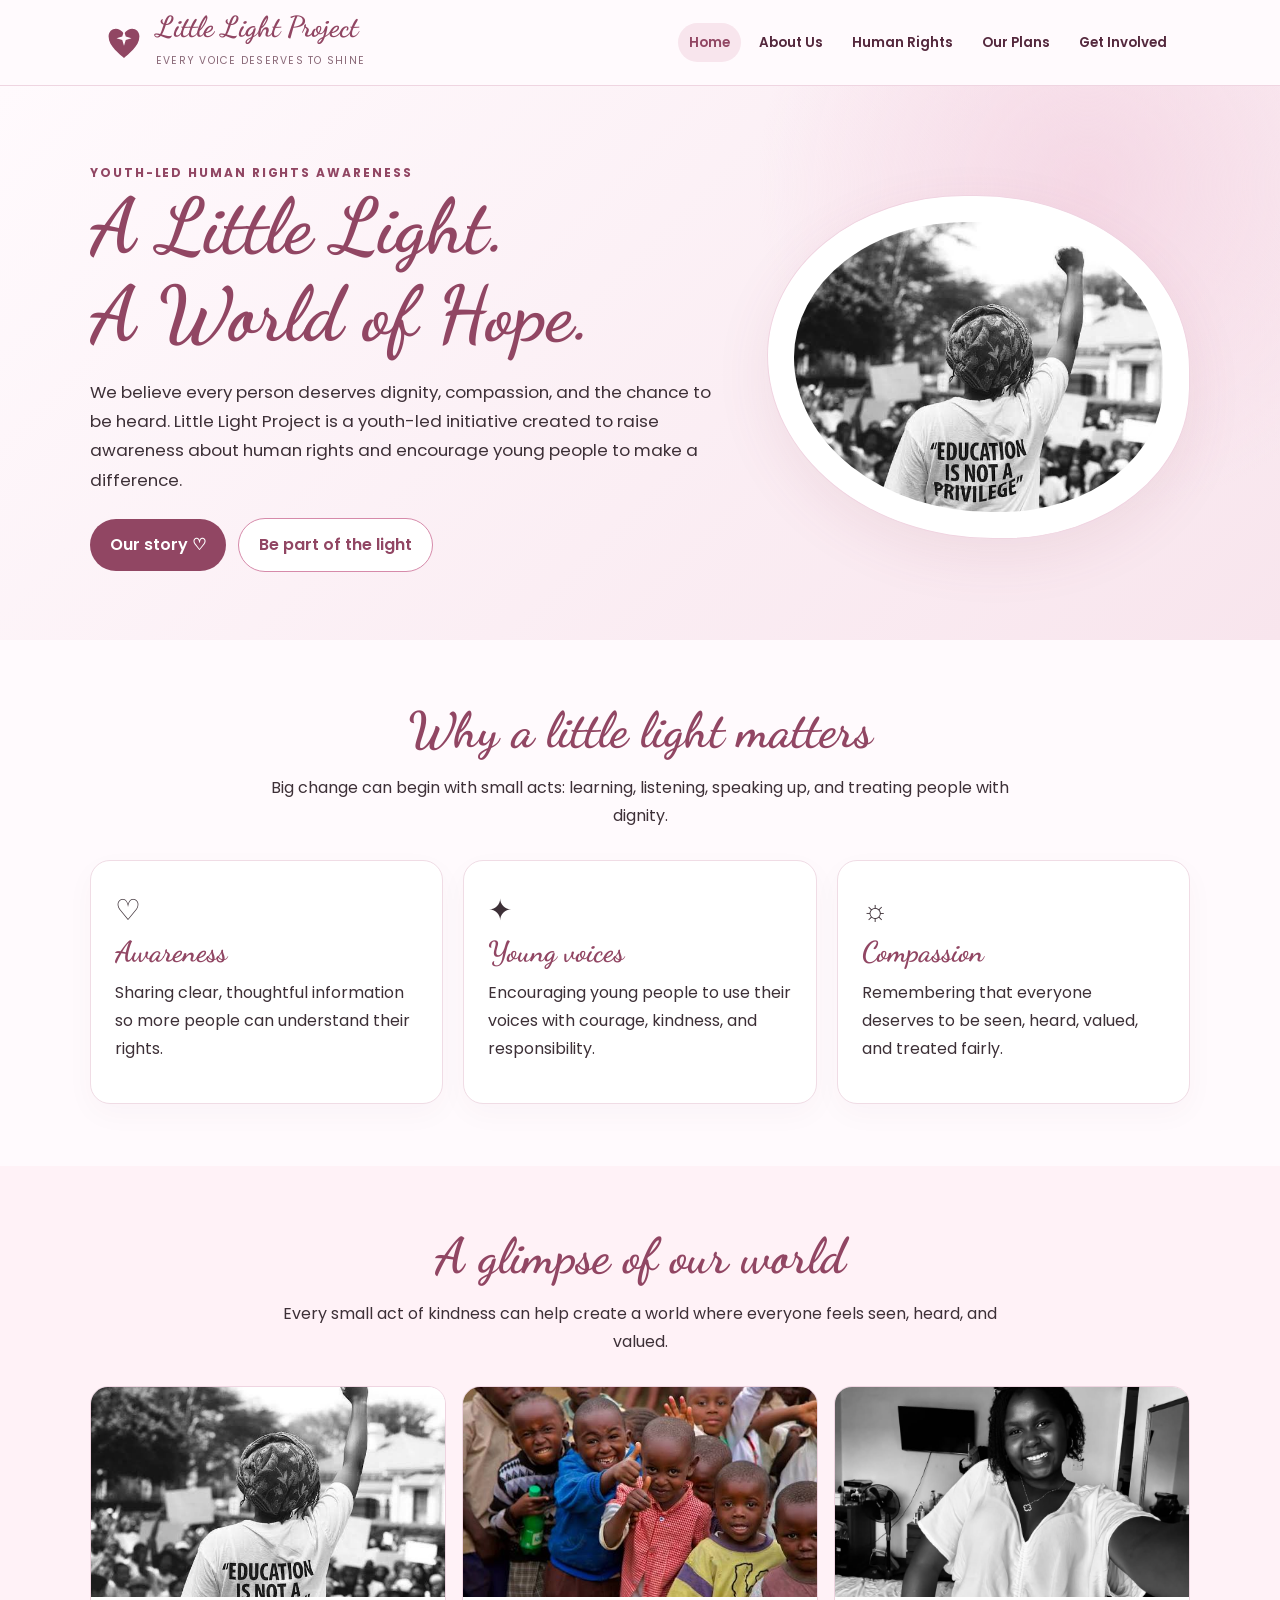
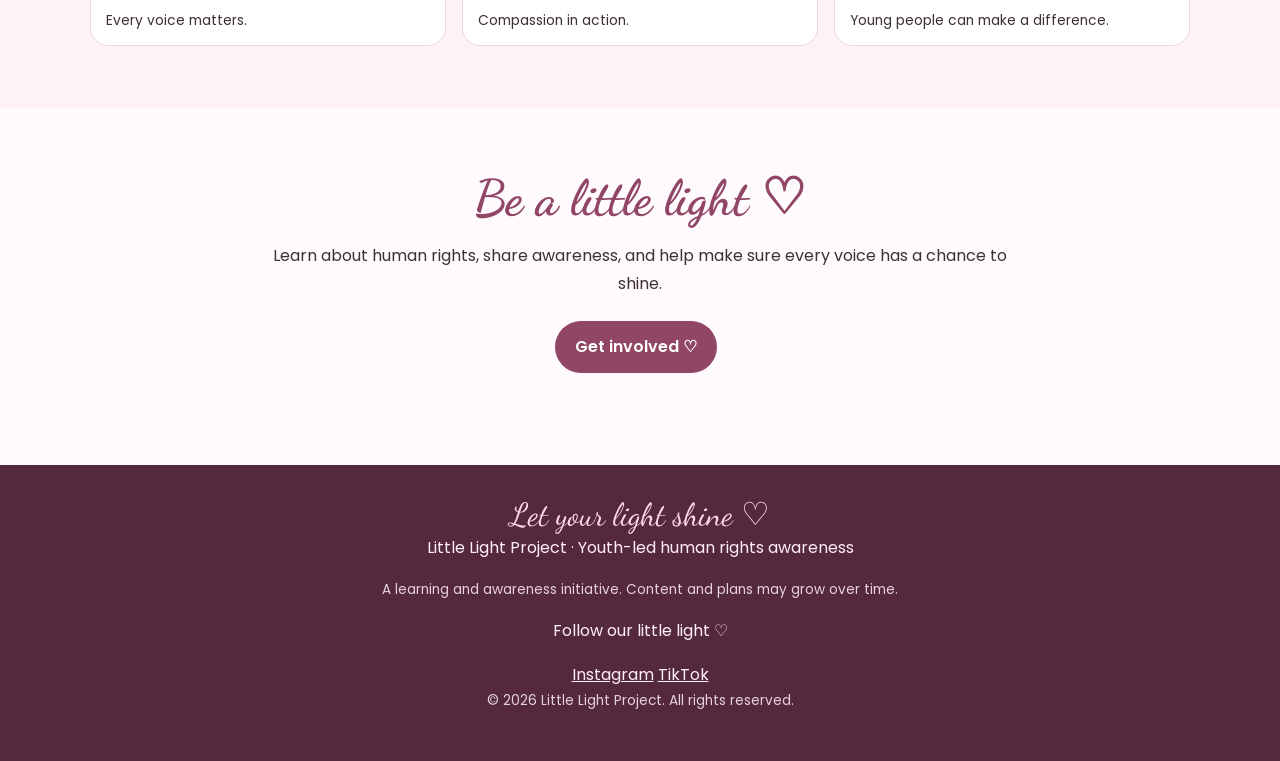
<file: index.html>
<!DOCTYPE html>
<html lang="en">
<head>
  <meta charset="UTF-8">
  <meta name="viewport" content="width=device-width, initial-scale=1">

  <title>Little Light Project</title>
  <meta name="description" content="Little Light Project is a youth-led human rights awareness initiative. Every voice deserves to shine.">

  <link rel="stylesheet" href="./styles.css">
  <link rel="icon" href="./logo.svg" type="image/svg+xml">
</head>

<body class="home-page">

  <header class="site-header">
    <div class="nav-wrap">

      <a class="brand" href="./index.html" aria-label="Little Light Project home">
        <svg viewBox="0 0 100 100" aria-hidden="true">
          <path d="M50 84C42 76 15 58 15 35 15 17 37 10 50 29 63 10 85 17 85 35 85 58 58 76 50 84Z" fill="#914663"/>
          <path d="M50 22l4 13 13 4-13 4-4 13-4-13-13-4 13-4z" fill="#fffafd"/>
        </svg>

        <span>
          <span class="brand-name">Little Light Project</span>
          <br>
          <span class="brand-tag">Every voice deserves to shine</span>
        </span>
      </a>

      <nav aria-label="Main navigation">
        <a class="active" href="./index.html">Home</a>
        <a href="./about.html">About Us</a>
        <a href="./human-rights.html">Human Rights</a>
        <a href="./plans.html">Our Plans</a>
        <a href="./get-involved.html">Get Involved</a>
      </nav>

    </div>
  </header>

  <main>

    <!-- HOMEPAGE HERO -->
    <section class="hero">
      <div class="container hero-grid">

        <div>
          <div class="eyebrow">Youth-led human rights awareness</div>

          <h1>A Little Light.<br>A World of Hope.</h1>

          <p>
            We believe every person deserves dignity, compassion,
            and the chance to be heard. Little Light Project is a
            youth-led initiative created to raise awareness about
            human rights and encourage young people to make a difference.
          </p>

          <a class="button" href="./about.html">Our story ♡</a>
          <a class="button secondary" href="./get-involved.html">
            Be part of the light
          </a>
        </div>

        <div class="hero-art">
          <img
            src="./community8.JPG"
            alt="Community members coming together"
            onerror="this.style.display='none'"
          >
        </div>

      </div>
    </section>

    <!-- OUR VALUES -->
    <section class="section">
      <div class="container">

        <div class="section-head">
          <h2 class="script">Why a little light matters</h2>
          <p>
            Big change can begin with small acts: learning, listening,
            speaking up, and treating people with dignity.
          </p>
        </div>

        <div class="cards">

          <article class="card">
            <div class="emoji">♡</div>
            <h3>Awareness</h3>
            <p>
              Sharing clear, thoughtful information so more people
              can understand their rights.
            </p>
          </article>

          <article class="card">
            <div class="emoji">✦</div>
            <h3>Young voices</h3>
            <p>
              Encouraging young people to use their voices with
              courage, kindness, and responsibility.
            </p>
          </article>

          <article class="card">
            <div class="emoji">☼</div>
            <h3>Compassion</h3>
            <p>
              Remembering that everyone deserves to be seen,
              heard, valued, and treated fairly.
            </p>
          </article>

        </div>
      </div>
    </section>

    <!-- COMMUNITY GALLERY -->
    <section class="section soft">
      <div class="container">

        <div class="section-head">
          <h2 class="script">A glimpse of our world</h2>
          <p>
            Every small act of kindness can help create a world
            where everyone feels seen, heard, and valued.
          </p>
        </div>

        <div class="gallery">

          <figure>
            <img
              src="./community8.JPG"
              alt="Community and awareness"
              onerror="this.style.display='none'"
            >
            <figcaption>Every voice matters.</figcaption>
          </figure>

          <figure>
            <img
              src="./kids.jpeg"
              alt="Children and community"
              onerror="this.style.display='none'"
            >
            <figcaption>Compassion in action.</figcaption>
          </figure>

          <figure>
            <img
              src="./Director.JPG"
              alt="Little Light Project director"
              onerror="this.style.display='none'"
            >
            <figcaption>Young people can make a difference.</figcaption>
          </figure>

        </div>
      </div>
    </section>

    <!-- CALL TO ACTION -->
    <section class="section">
      <div class="container section-head">
        <h2 class="script">Be a little light ♡</h2>
        <p>
          Learn about human rights, share awareness, and help
          make sure every voice has a chance to shine.
        </p>
        <a class="button" href="./get-involved.html">Get involved ♡</a>
      </div>
    </section>

  </main>

  <footer class="site-footer">
    <div class="container">

      <div class="script">Let your light shine ♡</div>

      <p>Little Light Project · Youth-led human rights awareness</p>

      <p class="small">
        A learning and awareness initiative. Content and plans may grow over time.
      </p>

      <div class="social-links">
        <p>Follow our little light ♡</p>

        <a
          href="https://www.instagram.com/Little.Light._Project/"
          target="_blank"
          rel="noopener noreferrer"
        >Instagram</a>

        <a
          href="https://www.tiktok.com/@little.light.project"
          target="_blank"
          rel="noopener noreferrer"
        >TikTok</a>
      </div>

      <p class="small">
        © 2026 Little Light Project. All rights reserved.
      </p>

    </div>
  </footer>

</body>
</html>
</file>
<file: styles.css>
@import url('https://fonts.googleapis.com/css2?family=Dancing+Script:wght@500;600;700&family=Poppins:wght@400;500;600;700&display=swap');
:root{--blush:#f8e5ed;--rose:#d68aaa;--burgundy:#914663;--deep:#54283d;--cream:#fffafd;--ink:#3d3037;--white:#fff}
*{box-sizing:border-box}
html{scroll-behavior:smooth}
body{margin:0;background:var(--cream);color:var(--ink);font-family:'Poppins',Arial,sans-serif;line-height:1.75}
a{color:inherit}
.site-header{background:rgba(255,250,253,.96);border-bottom:1px solid #efd5e1;position:sticky;top:0;z-index:10;backdrop-filter:blur(10px)}
.nav-wrap{max-width:1120px;margin:auto;padding:12px 22px;display:flex;align-items:center;justify-content:space-between;gap:18px;flex-wrap:wrap}
.brand{display:flex;align-items:center;gap:10px;text-decoration:none;color:var(--burgundy)}
.brand svg{width:44px;height:44px;flex:none}
.brand-name{font:700 1.8rem 'Dancing Script',cursive;line-height:1.1}
.brand-tag{font-size:.65rem;letter-spacing:.12em;text-transform:uppercase;color:#8a6978}
nav{display:flex;gap:7px;flex-wrap:wrap}
nav a{text-decoration:none;padding:8px 11px;border-radius:22px;font-size:.84rem;font-weight:600;color:var(--deep)}
nav a:hover,nav a.active{background:var(--blush);color:var(--burgundy)}
main{min-height:65vh}
.container{width:min(1100px,calc(100% - 40px));margin:auto}
.script,h1,h2,h3,.signature{font-family:'Dancing Script',cursive;color:var(--burgundy);line-height:1.15}
h1{font-size:clamp(2.8rem,6vw,5rem);margin:0 0 18px}
h2{font-size:clamp(2rem,4vw,3.1rem);margin:0 0 15px}
h3{font-size:1.8rem;margin:0 0 10px}
p{margin:0 0 16px}
.hero{padding:76px 0 68px;background:radial-gradient(circle at 85% 18%,#f5d8e5 0,transparent 28%),linear-gradient(135deg,#fffafd,#f8e5ed)}
.hero-grid{display:grid;grid-template-columns:1.2fr .8fr;align-items:center;gap:42px}
.eyebrow{letter-spacing:.16em;text-transform:uppercase;color:var(--burgundy);font-size:.75rem;font-weight:700}
.hero p{max-width:650px;font-size:1.05rem}
.hero-art{background:#fff;border:1px solid #f0d4e1;border-radius:48% 52% 45% 55%;padding:26px;box-shadow:0 18px 55px #91466318}
.hero-art img{display:block;width:100%;height:290px;object-fit:cover;border-radius:48% 52% 45% 55%}
.button{display:inline-block;background:var(--burgundy);color:#fff;text-decoration:none;padding:12px 20px;border-radius:28px;font-weight:600;margin:7px 8px 0 0}
.button.secondary{background:#fff;color:var(--burgundy);border:1px solid var(--rose)}
.section{padding:62px 0}
.section.soft{background:#fff2f7}
.section-head{text-align:center;max-width:760px;margin:0 auto 30px}
.cards{display:grid;grid-template-columns:repeat(3,1fr);gap:20px}
.card{background:#fff;border:1px solid #f0dce5;border-radius:20px;padding:24px;box-shadow:0 10px 30px #54283d08}
.card .emoji{font-size:1.8rem}
.gallery{display:grid;grid-template-columns:repeat(3,1fr);gap:16px}
.gallery figure{margin:0;background:#fff;border:1px solid #efd5e1;border-radius:18px;overflow:hidden}
.gallery img{width:100%;height:210px;object-fit:cover;display:block;background:var(--blush)}
.gallery figcaption{padding:12px 15px;font-size:.86rem}
.page-hero{padding:55px 0 38px;background:linear-gradient(135deg,#fffafd,#f8e5ed);text-align:center}
.page-hero p{max-width:760px;margin:0 auto}
.two-col{display:grid;grid-template-columns:1fr 1fr;gap:28px;align-items:start}
.note{background:#fff;border-left:4px solid var(--rose);border-radius:12px;padding:22px}
.director-photo{width:100%;max-width:320px;aspect-ratio:4/5;object-fit:cover;border-radius:22px;border:6px solid #fff;box-shadow:0 10px 35px #54283d16;background:var(--blush)}
.photo-placeholder{display:flex;align-items:center;justify-content:center;min-height:260px;border:2px dashed var(--rose);border-radius:22px;background:#fff2f7;color:var(--burgundy);padding:20px;text-align:center}
.letter{background:white;border:1px solid #f0dce5;border-radius:24px;padding:clamp(22px,4vw,42px);box-shadow:0 12px 35px #54283d08}
.signature{font-size:2.5rem;margin:8px 0 0}
.pill-row{display:flex;flex-wrap:wrap;gap:10px;margin-top:20px}
.pill{background:var(--blush);color:var(--burgundy);border-radius:30px;padding:7px 13px;font-size:.85rem;font-weight:600}
.site-footer{background:var(--deep);color:#fff0f6;padding:32px 0;text-align:center}
.site-footer .script{color:#ffd8e8;font-size:2rem}
.small{font-size:.85rem;opacity:.85}
ul{padding-left:22px}
@media(max-width:780px){.hero-grid,.two-col{grid-template-columns:1fr}.hero{padding:50px 0}.hero-art{max-width:500px;margin:auto}.cards{grid-template-columns:1fr}.gallery{grid-template-columns:repeat(2,1fr)}.nav-wrap{justify-content:center}.brand{margin-right:auto}nav{justify-content:center}}
@media(max-width:480px){.gallery{grid-template-columns:1fr}.gallery img{height:230px}.container{width:min(100% - 28px,1100px)}nav a{font-size:.78rem;padding:7px 9px}}
</file>
